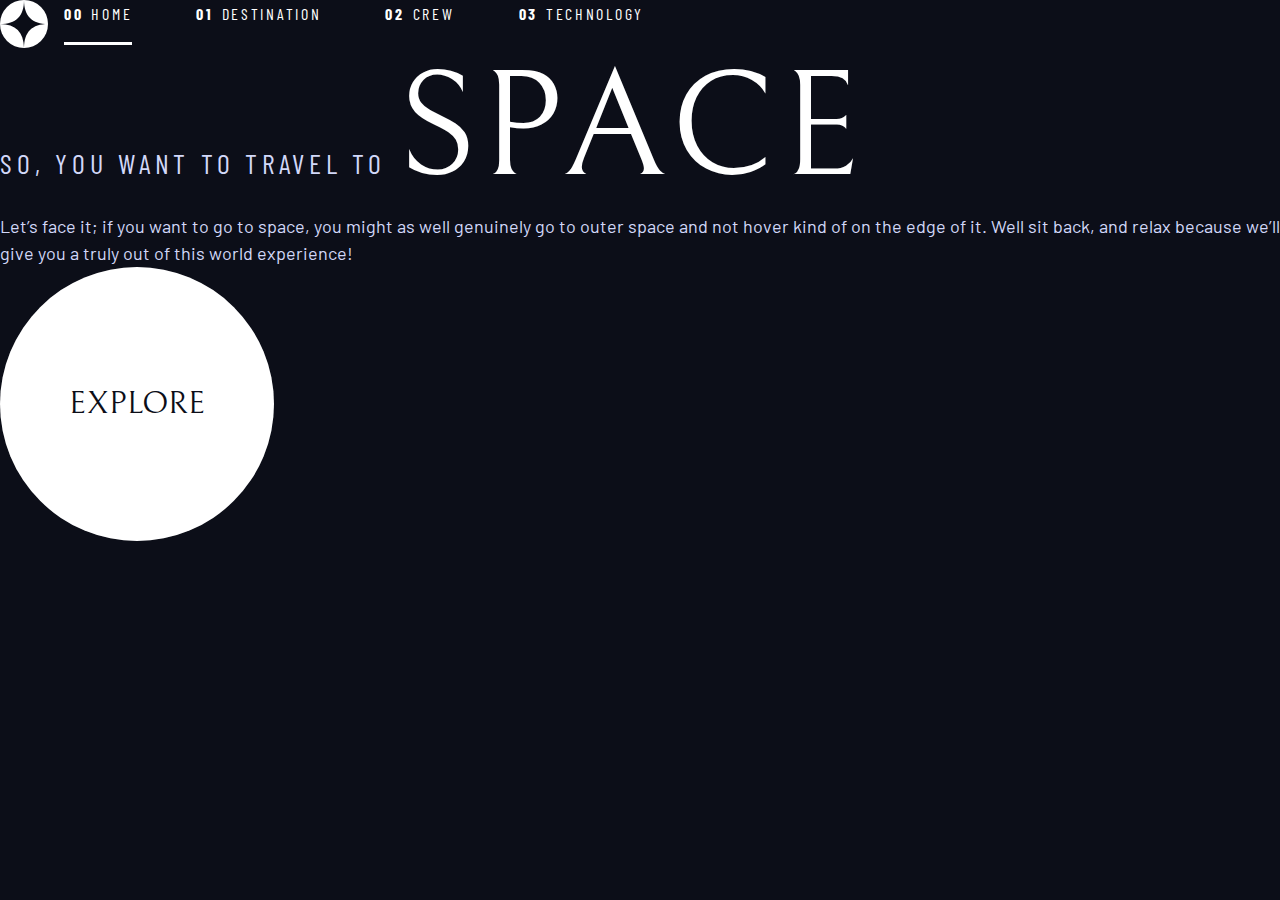
<file: starter-code/index.html>
<!DOCTYPE html>
<html lang="en">
  <head>
    <meta charset="UTF-8" />
    <meta name="viewport" content="width=device-width, initial-scale=1.0" />

    <link
      rel="icon"
      type="image/png"
      sizes="32x32"
      href="./assets/favicon-32x32.png"
    />

    <title>Frontend Mentor | Space tourism website</title>

    <link rel="stylesheet" href="style.css" />
    <!-- Google fonts -->
    <link rel="preconnect" href="https://fonts.googleapis.com" />
    <link rel="preconnect" href="https://fonts.gstatic.com" crossorigin />
    <link
      href="https://fonts.googleapis.com/css2?family=Barlow+Condensed:wght@400;700&family=Bellefair&family=Barlow:wght@400;700&display=swap"
      rel="stylesheet"
    />
  </head>
  <body class="bg-dark">
    <header class="primary-header | flex">
      <div>
        <a href="index.html">
          <img
            src="assets/shared/logo.svg"
            alt="space tourism logo"
            class="logo"
          />
        </a>
      </div>

      <nav>
        <ul
          class="primary-navigation underline-indicators flex flex__justify__center"
          style="--gap: 4rem"
        >
          <li class="active">
            <a
              class="fs-300 uppercase ff-sans-cond letter-spacing-2 text-white"
              href="index.html"
              ><span>00</span>HOME</a
            >
          </li>
          <li>
            <a
              class="fs-300 uppercase ff-sans-cond letter-spacing-2 text-white"
              href="destination-moon.html"
              ><span>01</span>DESTINATION</a
            >
          </li>
          <li>
            <a
              class="fs-300 uppercase ff-sans-cond letter-spacing-2 text-white"
              href="crew-commander.html"
              ><span>02</span>CREW</a
            >
          </li>
          <li>
            <a
              class="fs-300 uppercase ff-sans-cond letter-spacing-2 text-white"
              href="technology-vehicle.html"
              ><span>03</span>TECHNOLOGY</a
            >
          </li>
        </ul>
      </nav>
    </header>
    <h1 class="text-light fs-500 ff-sans-cond uppercase letter-spacing-1">
      SO, YOU WANT TO TRAVEL TO
      <span class="text-white fs-900 ff-serif uppercase">SPACE</span>
    </h1>
    <p class="text-light">
      Let’s face it; if you want to go to space, you might as well genuinely go
      to outer space and not hover kind of on the edge of it. Well sit back, and
      relax because we’ll give you a truly out of this world experience!
    </p>
    <a href="#" class="large-button | uppercase fs-600 ff-serif text-dark"
      >Explore</a
    >
  </body>
</html>
</file>
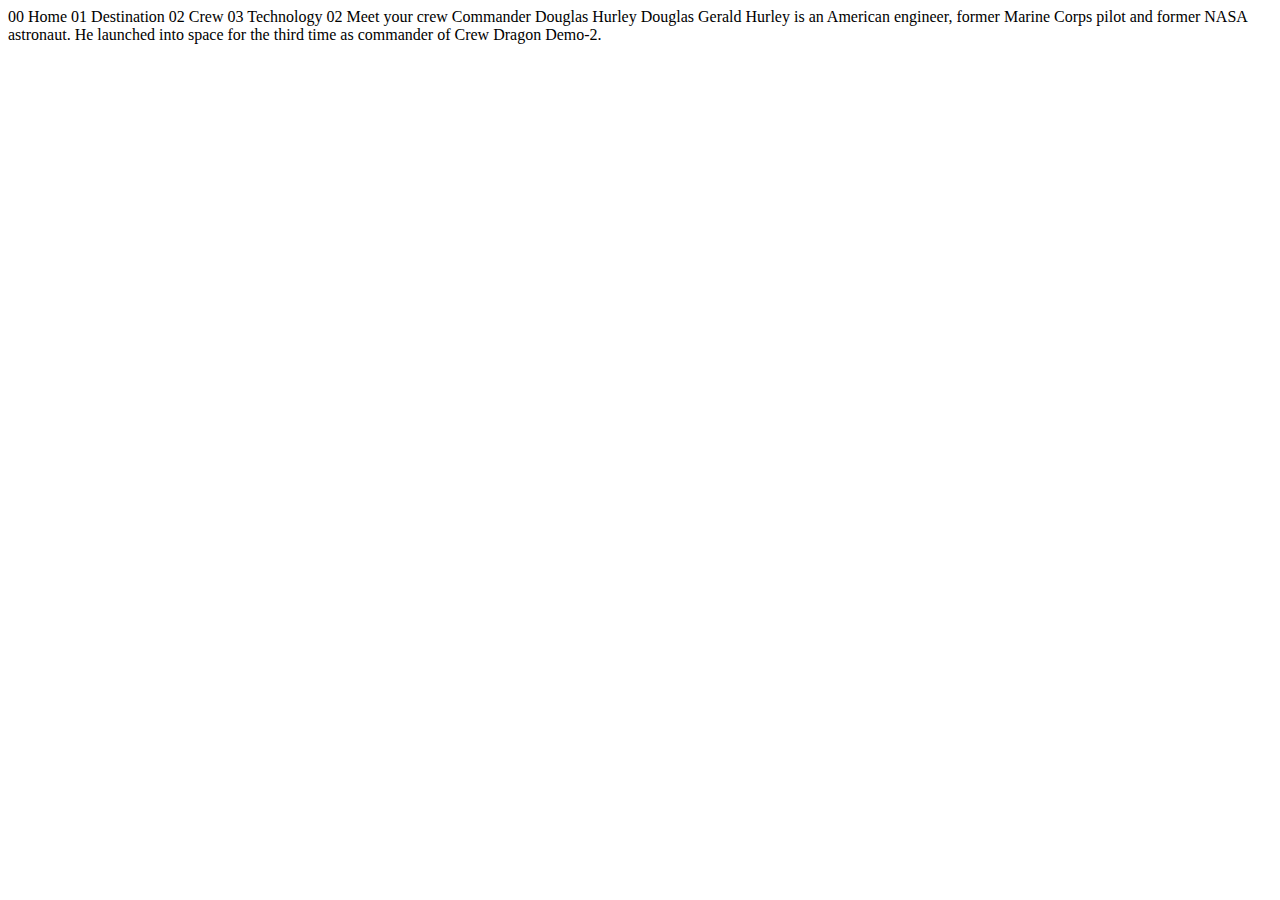
<file: starter-code/crew-commander.html>
<!DOCTYPE html>
<html lang="en">
<head>
  <meta charset="UTF-8">
  <meta name="viewport" content="width=device-width, initial-scale=1.0">

  <link rel="icon" type="image/png" sizes="32x32" href="./assets/favicon-32x32.png">
  
  <title>Frontend Mentor | Space tourism website</title>
</head>
<body>

  00 Home
  01 Destination
  02 Crew
  03 Technology

  02 Meet your crew

  Commander
  Douglas Hurley

  Douglas Gerald Hurley is an American engineer, former Marine Corps pilot 
  and former NASA astronaut. He launched into space for the third time as 
  commander of Crew Dragon Demo-2.
</body>
</html>
</file>
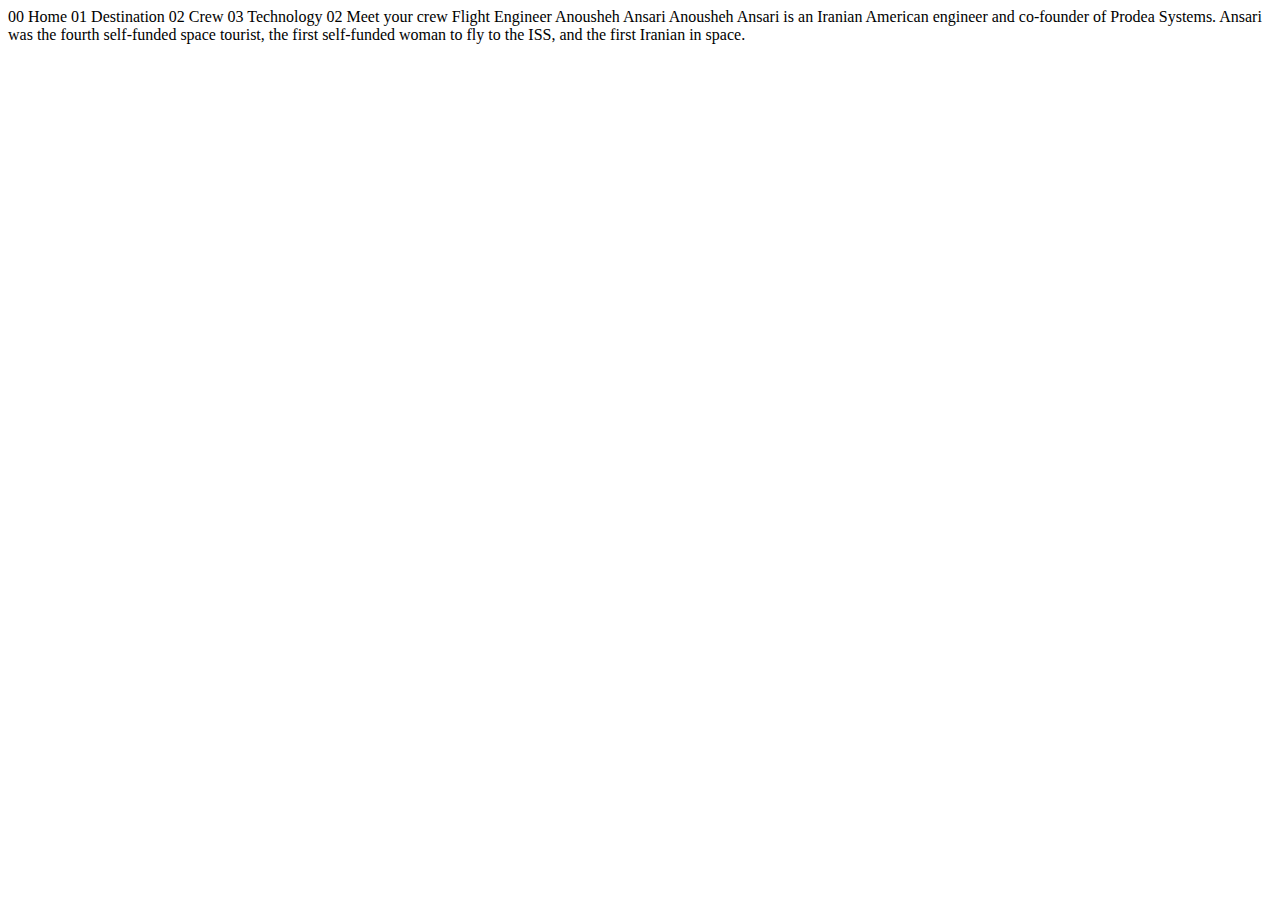
<file: starter-code/crew-engineer.html>
<!DOCTYPE html>
<html lang="en">
<head>
  <meta charset="UTF-8">
  <meta name="viewport" content="width=device-width, initial-scale=1.0">

  <link rel="icon" type="image/png" sizes="32x32" href="./assets/favicon-32x32.png">
  
  <title>Frontend Mentor | Space tourism website</title>
</head>
<body>

  00 Home
  01 Destination
  02 Crew
  03 Technology

  02 Meet your crew

  Flight Engineer
  Anousheh Ansari

  Anousheh Ansari is an Iranian American engineer and co-founder of Prodea Systems. 
  Ansari was the fourth self-funded space tourist, the first self-funded woman to 
  fly to the ISS, and the first Iranian in space. 
</body>
</html>
</file>
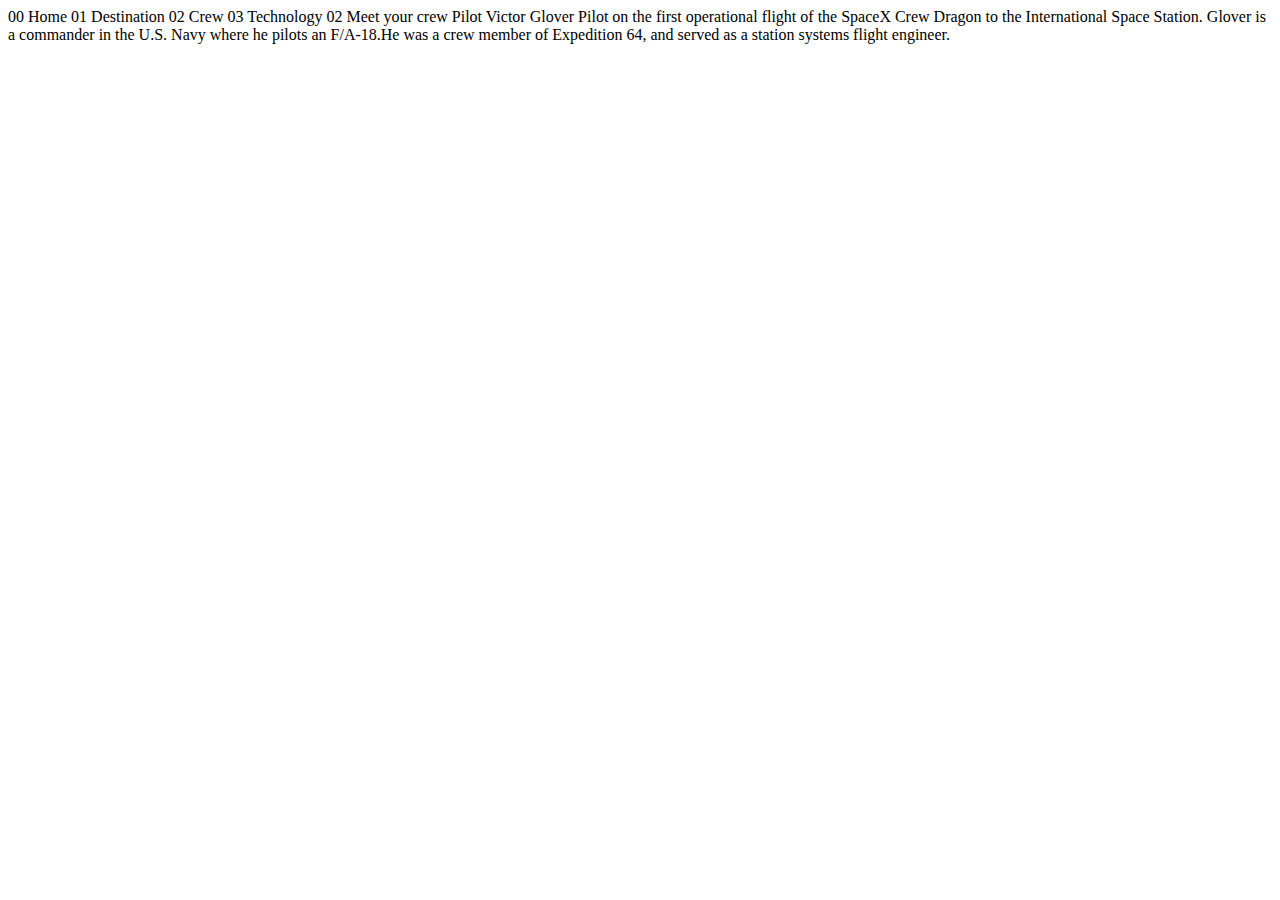
<file: starter-code/crew-pilot.html>
<!DOCTYPE html>
<html lang="en">
<head>
  <meta charset="UTF-8">
  <meta name="viewport" content="width=device-width, initial-scale=1.0">

  <link rel="icon" type="image/png" sizes="32x32" href="./assets/favicon-32x32.png">
  
  <title>Frontend Mentor | Space tourism website</title>
</head>
<body>

  00 Home
  01 Destination
  02 Crew
  03 Technology

  02 Meet your crew

  Pilot
  Victor Glover

  Pilot on the first operational flight of the SpaceX Crew Dragon to the 
  International Space Station. Glover is a commander in the U.S. Navy where 
  he pilots an F/A-18.He was a crew member of Expedition 64, and served as a 
  station systems flight engineer. 
</body>
</html>
</file>
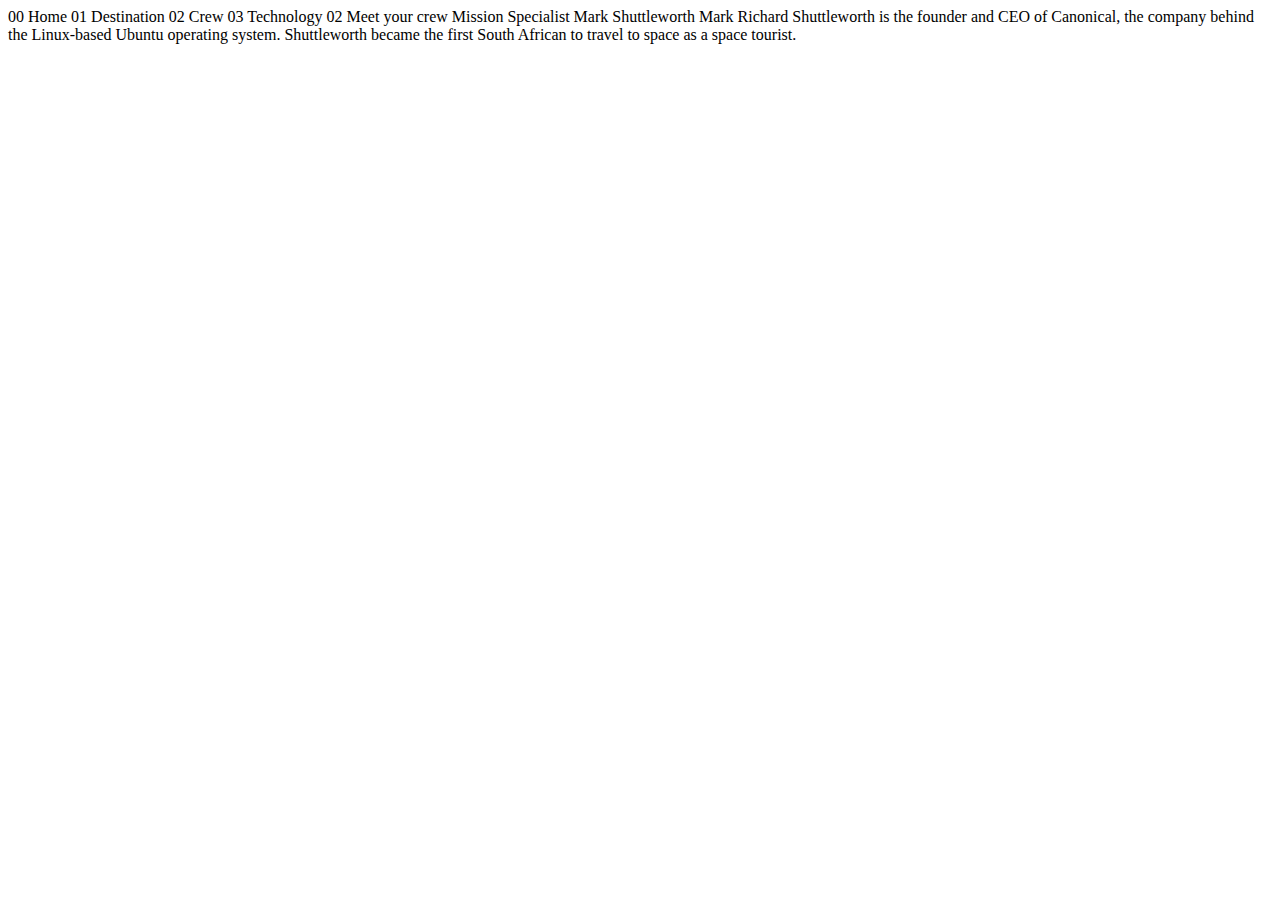
<file: starter-code/crew-specialist.html>
<!DOCTYPE html>
<html lang="en">
<head>
  <meta charset="UTF-8">
  <meta name="viewport" content="width=device-width, initial-scale=1.0">

  <link rel="icon" type="image/png" sizes="32x32" href="./assets/favicon-32x32.png">
  
  <title>Frontend Mentor | Space tourism website</title>
</head>
<body>

  00 Home
  01 Destination
  02 Crew
  03 Technology

  02 Meet your crew

  Mission Specialist
  Mark Shuttleworth

  Mark Richard Shuttleworth is the founder and CEO of Canonical, the company behind 
  the Linux-based Ubuntu operating system. Shuttleworth became the first South 
  African to travel to space as a space tourist.
</body>
</html>
</file>
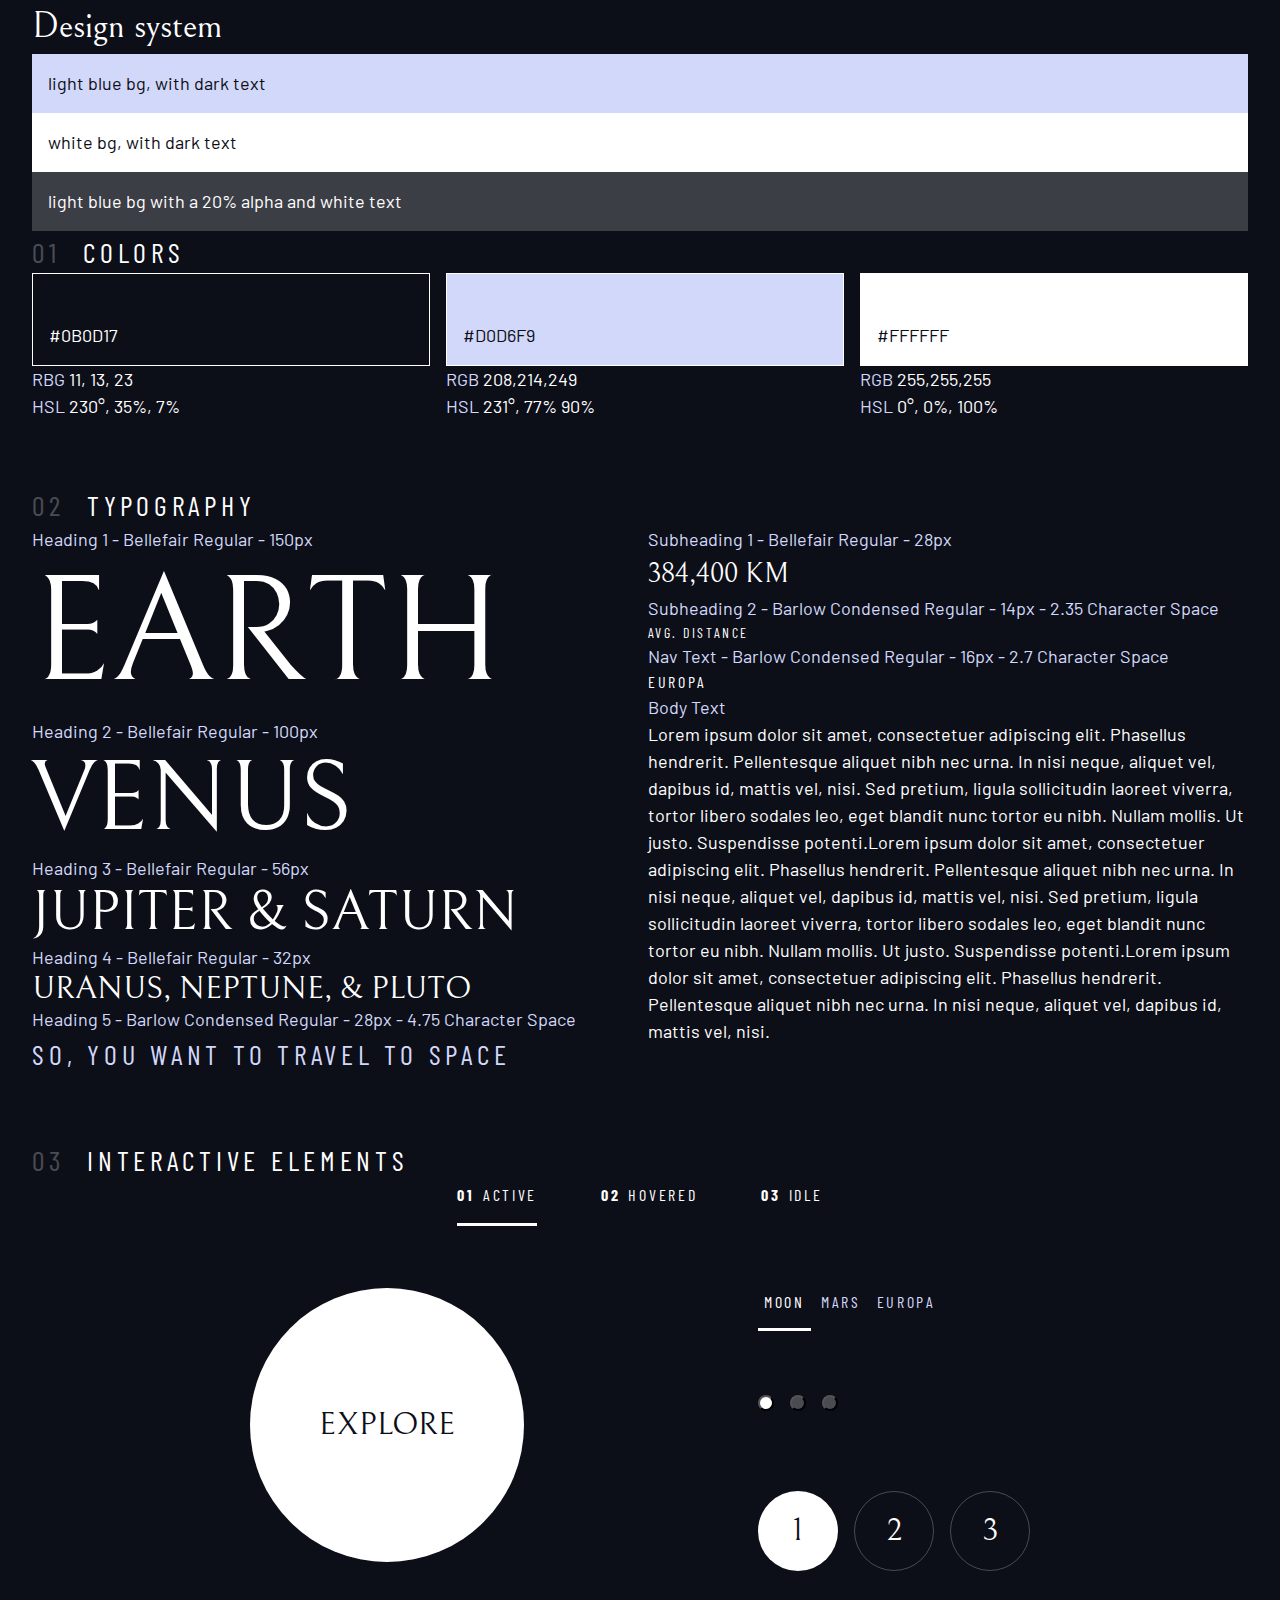
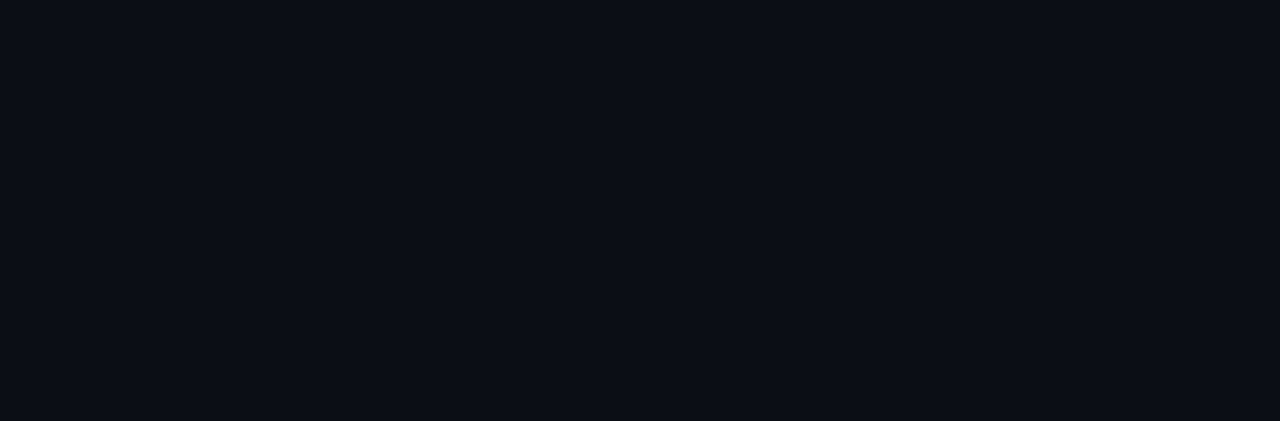
<file: starter-code/design-system.html>
<!DOCTYPE html>
<html lang="en">
  <head>
    <meta charset="UTF-8" />
    <meta http-equiv="X-UA-Compatible" content="IE=edge" />
    <meta name="viewport" content="width=device-width, initial-scale=1.0" />
    <title>Document</title>
    <link rel="stylesheet" href="style.css" />
    <!-- Google fonts -->
    <link rel="preconnect" href="https://fonts.googleapis.com" />
    <link rel="preconnect" href="https://fonts.gstatic.com" crossorigin />
    <link
      href="https://fonts.googleapis.com/css2?family=Barlow+Condensed:wght@400;700&family=Bellefair&family=Barlow:wght@400;700&display=swap"
      rel="stylesheet"
    />
  </head>
  <body>
    <div class="container">
      <h1 class="ff-serif">Design system</h1>

      <div class="bg-light text-dark" style="padding: 1rem">
        light blue bg, with dark text
      </div>

      <div class="bg-white text-dark" style="padding: 1rem">
        white bg, with dark text
      </div>

      <div class="bg-white__lighter text-white" style="padding: 1rem">
        light blue bg with a 20% alpha and white text
      </div>

      <section id="colors">
        <h2 class="numbered-list"><span>01</span> colors</h2>

        <div class="flex">
          <div class="flex-grow__1">
            <div
              class="text-white"
              style="padding: 3rem 1rem 1rem; border: 1px solid white"
            >
              #0B0D17
            </div>
            <p><span class="text-light">RBG</span> 11, 13, 23</p>
            <p><span class="text-light">HSL</span> 230°, 35%, 7%</p>
          </div>

          <div class="flex-grow__1">
            <div
              class="bg-light text-dark"
              style="padding: 3rem 1rem 1rem; border: 1px solid white"
            >
              #D0D6F9
            </div>
            <p><span class="text-light">RGB</span> 208,214,249</p>
            <p><span class="text-light">HSL</span> 231°, 77% 90%</p>
          </div>

          <div class="flex-grow__1">
            <div
              class="bg-white text-dark"
              style="padding: 3rem 1rem 1rem; border: 1px solid white"
            >
              #FFFFFF
            </div>
            <p><span class="text-light">RGB</span> 255,255,255</p>
            <p><span class="text-light">HSL</span> 0°, 0%, 100%</p>
          </div>
        </div>
      </section>

      <section id="typography" style="margin: 4rem 0">
        <h2 class="numbered-list"><span>02 </span>Typography</h2>
        <div class="flex">
          <div style="flex-basis: 100%">
            <div>
              <p class="text-light">Heading 1 - Bellefair Regular - 150px</p>
              <p class="fs-900 ff-serif uppercase">Earth</p>
            </div>
            <div>
              <p class="text-light">Heading 2 - Bellefair Regular - 100px</p>
              <p class="fs-800 ff-serif uppercase">Venus</p>
            </div>
            <div>
              <p class="text-light">Heading 3 - Bellefair Regular - 56px</p>
              <p class="fs-700 ff-serif uppercase">Jupiter & Saturn</p>
            </div>
            <div>
              <p class="text-light">Heading 4 - Bellefair Regular - 32px</p>
              <p class="fs-600 ff-serif uppercase">Uranus, Neptune, & Pluto</p>
            </div>
            <div>
              <p class="text-light">
                Heading 5 - Barlow Condensed Regular - 28px - 4.75 Character
                Space
              </p>
              <p
                class="text-light fs-500 ff-sans-cond uppercase letter-spacing-1"
              >
                So, you want to travel to space
              </p>
            </div>
          </div>

          <div style="flex-basis: 100%">
            <div>
              <p class="text-light">Subheading 1 - Bellefair Regular - 28px</p>
              <p class="fs-500 ff-serif uppercase">384,400 km</p>
            </div>
            <div>
              <p class="text-light">
                Subheading 2 - Barlow Condensed Regular - 14px - 2.35 Character
                Space
              </p>
              <p class="fs-200 uppercase ff-sans-cond letter-spacing-3">
                Avg. Distance
              </p>
            </div>
            <div>
              <p class="text-light">
                Nav Text - Barlow Condensed Regular - 16px - 2.7 Character Space
              </p>
              <p class="fs-300 uppercase ff-sans-cond letter-spacing-2">
                Europa
              </p>
            </div>
            <div>
              <p class="text-light">Body Text</p>
              <p>
                Lorem ipsum dolor sit amet, consectetuer adipiscing elit.
                Phasellus hendrerit. Pellentesque aliquet nibh nec urna. In nisi
                neque, aliquet vel, dapibus id, mattis vel, nisi. Sed pretium,
                ligula sollicitudin laoreet viverra, tortor libero sodales leo,
                eget blandit nunc tortor eu nibh. Nullam mollis. Ut justo.
                Suspendisse potenti.Lorem ipsum dolor sit amet, consectetuer
                adipiscing elit. Phasellus hendrerit. Pellentesque aliquet nibh
                nec urna. In nisi neque, aliquet vel, dapibus id, mattis vel,
                nisi. Sed pretium, ligula sollicitudin laoreet viverra, tortor
                libero sodales leo, eget blandit nunc tortor eu nibh. Nullam
                mollis. Ut justo. Suspendisse potenti.Lorem ipsum dolor sit
                amet, consectetuer adipiscing elit. Phasellus hendrerit.
                Pellentesque aliquet nibh nec urna. In nisi neque, aliquet vel,
                dapibus id, mattis vel, nisi.
              </p>
            </div>
          </div>
        </div>
      </section>

      <section class="flow" id="interactive-elements">
        <h2 class="numbered-list"><span>03</span> Interactive elements</h2>

        <!-- navigation -->
        <div>
          <nav>
            <ul
              class="primary-navigation underline-indicators flex flex__justify__center"
              style="--gap: 4rem"
            >
              <li class="active">
                <a
                  class="fs-300 uppercase ff-sans-cond letter-spacing-2 text-white"
                  href="#"
                  ><span>01</span>Active</a
                >
              </li>
              <li>
                <a
                  class="fs-300 uppercase ff-sans-cond letter-spacing-2 text-white"
                  href="#"
                  ><span>02</span>Hovered</a
                >
              </li>
              <li>
                <a
                  class="fs-300 uppercase ff-sans-cond letter-spacing-2 text-white"
                  href="#"
                  ><span>03</span>Idle</a
                >
              </li>
            </ul>
          </nav>
        </div>

        <div class="flex flex__justify__evenly" style="margin-top: 5rem">
          <div>
            <!-- explore button -->
            <a
              href="#"
              class="large-button | uppercase fs-600 ff-serif text-dark"
              >Explore</a
            >
          </div>

          <div style="margin-bottom: 50vh">
            <!-- Tabs -->

            <div class="underline-indicators | tab">
              <button
                aria-selected="true"
                class="active | fs-300 uppercase ff-sans-cond letter-spacing-2 text-light"
              >
                Moon
              </button>
              <button
                aria-selected="false"
                class="fs-300 uppercase ff-sans-cond letter-spacing-2 text-light"
              >
                Mars
              </button>
              <button
                aria-selected="false"
                class="fs-300 uppercase ff-sans-cond letter-spacing-2 text-light"
              >
                Europa
              </button>
            </div>

            <!-- Dots -->
            <div class="dot-indicators flex" style="margin-top: 5rem">
              <button aria-selected="true">
                <span class="sr-only">Slide title</span>
              </button>
              <button aria-selected="false">
                <span class="sr-only">Slide title</span>
              </button>
              <button aria-selected="false">
                <span class="sr-only">Slide title</span>
              </button>
            </div>

            <!-- Numbers -->
            <div class="number-indicators flex" style="margin-top: 5rem">
              <button aria-selected="true">
                <span class="fs-600 ff-serif">1</span>
              </button>
              <button aria-selected="false">
                <span class="fs-600 ff-serif">2</span>
              </button>
              <button aria-selected="false">
                <span class="fs-600 ff-serif">3</span>
              </button>
            </div>
          </div>
        </div>
      </section>
    </div>
  </body>
</html>
</file>
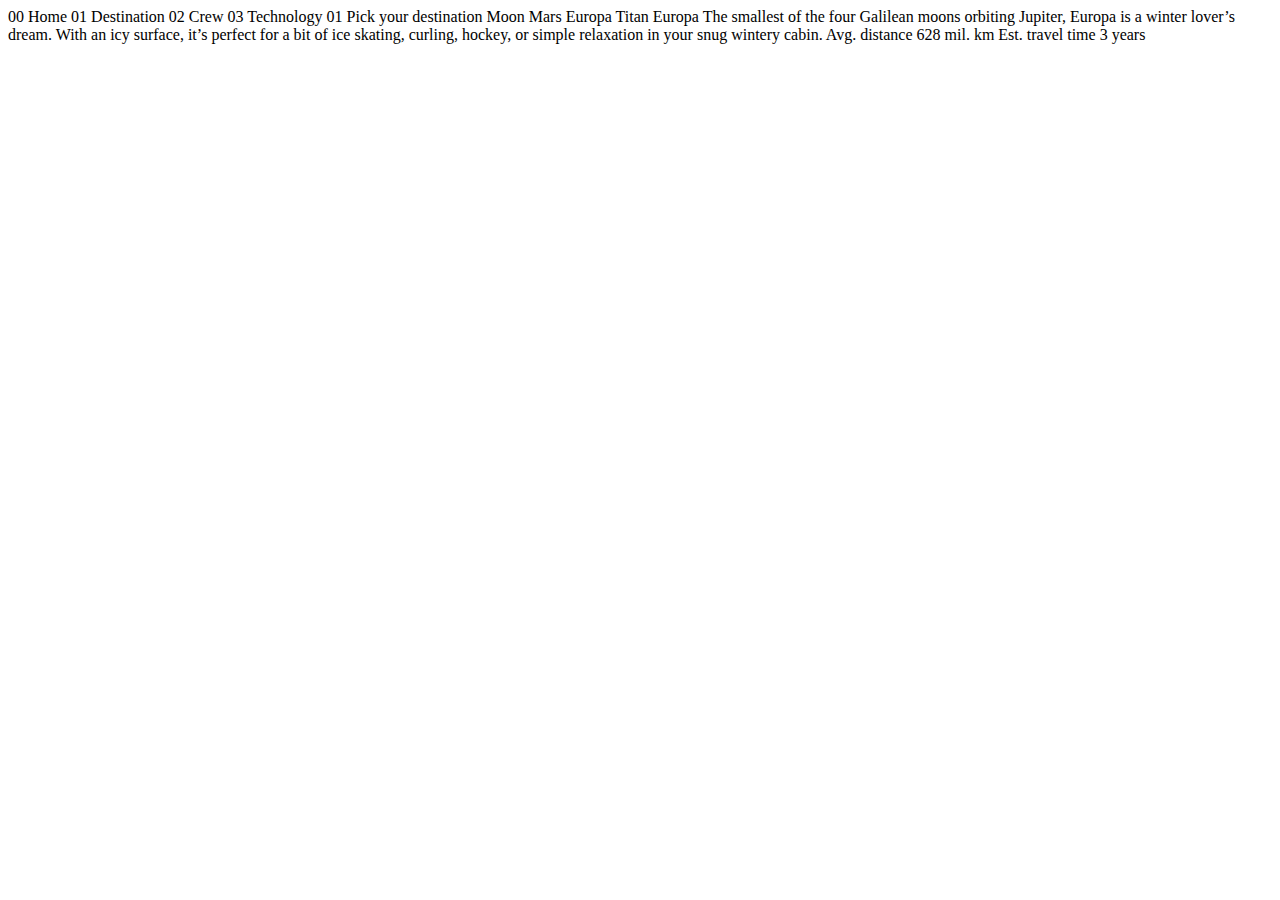
<file: starter-code/destination-europa.html>
<!DOCTYPE html>
<html lang="en">
<head>
  <meta charset="UTF-8">
  <meta name="viewport" content="width=device-width, initial-scale=1.0">

  <link rel="icon" type="image/png" sizes="32x32" href="./assets/favicon-32x32.png">
  
  <title>Frontend Mentor | Space tourism website</title>
</head>
<body>

  00 Home
  01 Destination
  02 Crew
  03 Technology

  01 Pick your destination

  Moon
  Mars
  Europa
  Titan

  Europa

  The smallest of the four Galilean moons orbiting Jupiter, Europa is a 
  winter lover’s dream. With an icy surface, it’s perfect for a bit of 
  ice skating, curling, hockey, or simple relaxation in your snug 
  wintery cabin.

  Avg. distance
  628 mil. km

  Est. travel time
  3 years
</body>
</html>
</file>
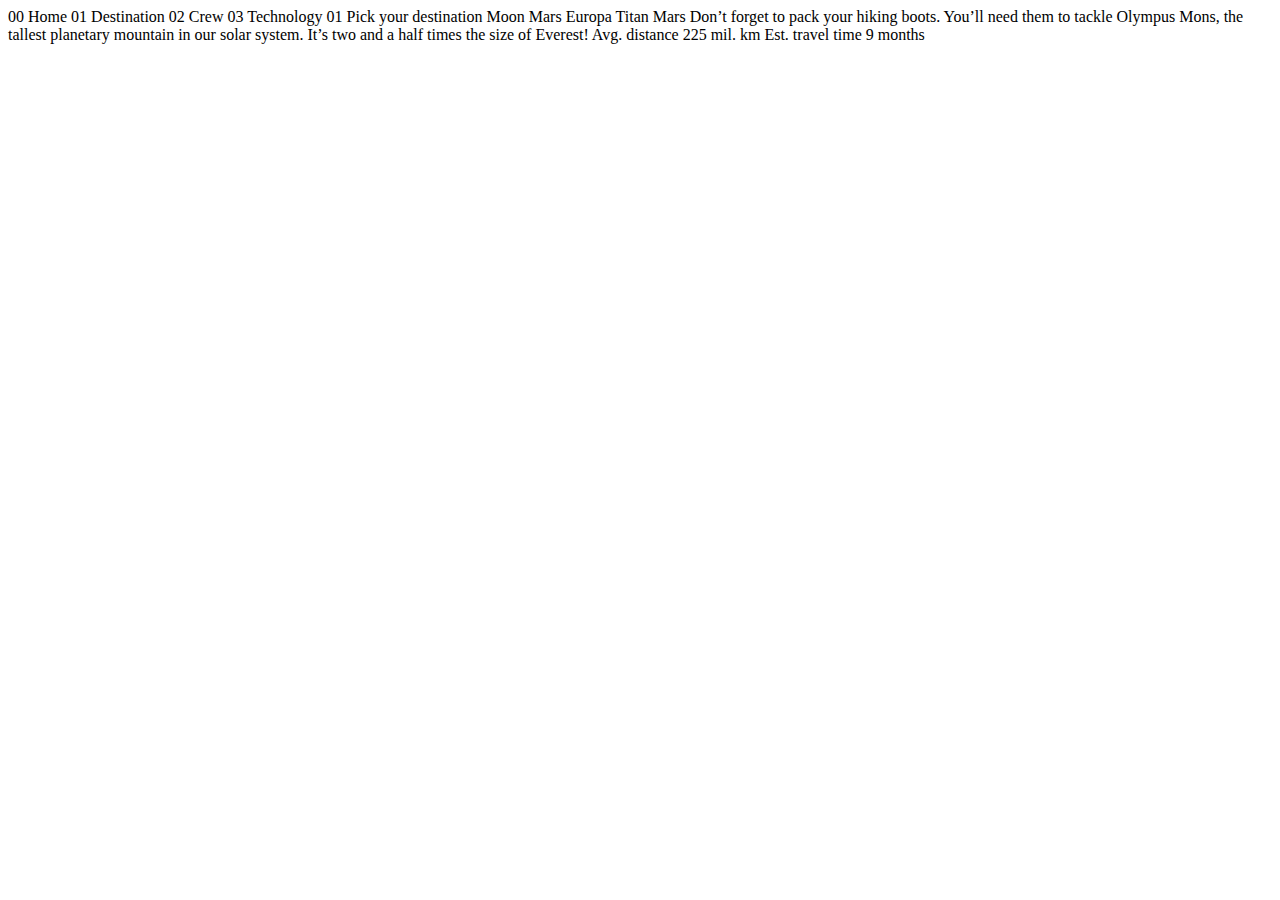
<file: starter-code/destination-mars.html>
<!DOCTYPE html>
<html lang="en">
<head>
  <meta charset="UTF-8">
  <meta name="viewport" content="width=device-width, initial-scale=1.0">

  <link rel="icon" type="image/png" sizes="32x32" href="./assets/favicon-32x32.png">
  
  <title>Frontend Mentor | Space tourism website</title>
</head>
<body>

  00 Home
  01 Destination
  02 Crew
  03 Technology

  01 Pick your destination

  Moon
  Mars
  Europa
  Titan

  Mars

  Don’t forget to pack your hiking boots. You’ll need them to tackle Olympus Mons, 
  the tallest planetary mountain in our solar system. It’s two and a half times 
  the size of Everest!

  Avg. distance
  225 mil. km

  Est. travel time
  9 months
</body>
</html>
</file>
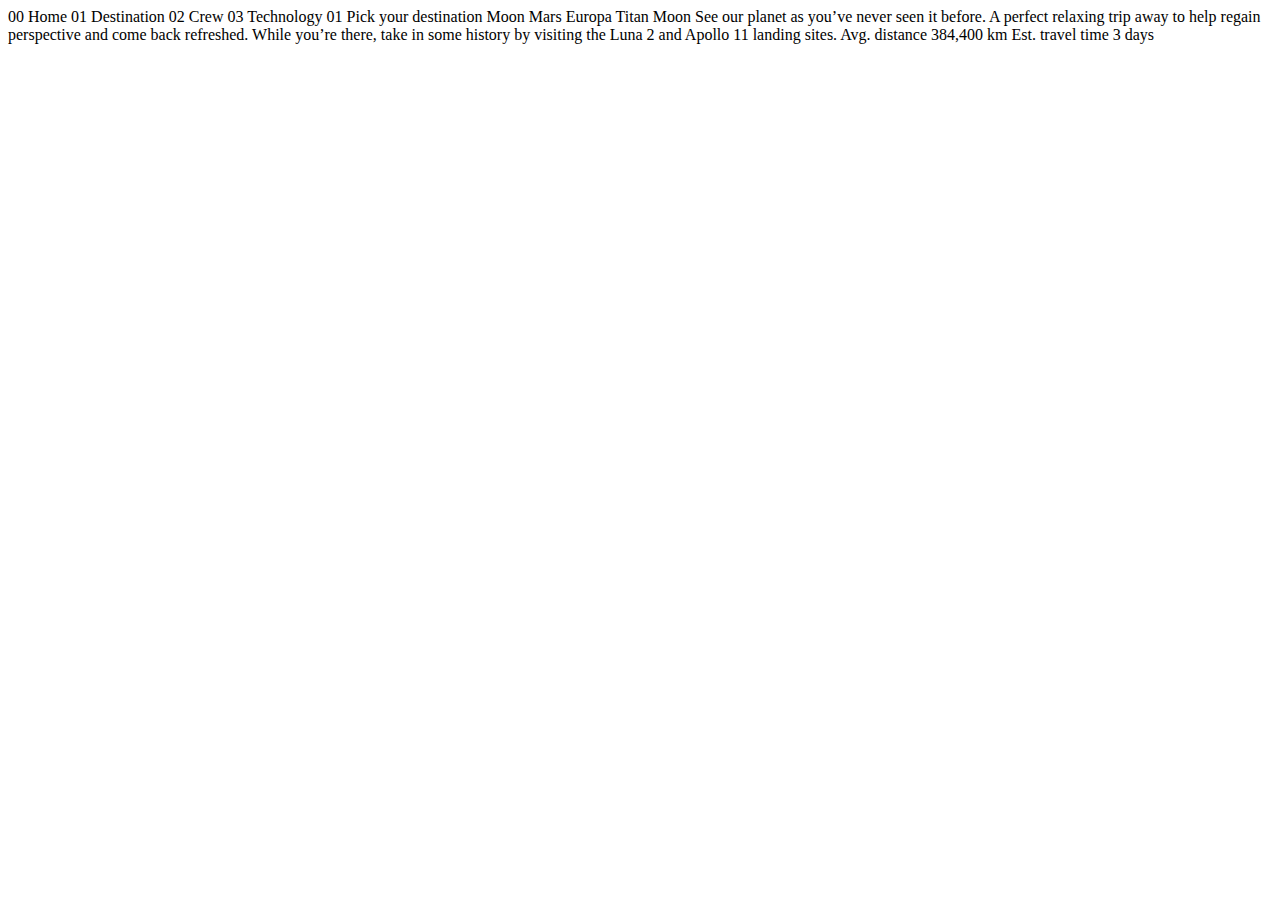
<file: starter-code/destination-moon.html>
<!DOCTYPE html>
<html lang="en">
<head>
  <meta charset="UTF-8">
  <meta name="viewport" content="width=device-width, initial-scale=1.0">

  <link rel="icon" type="image/png" sizes="32x32" href="./assets/favicon-32x32.png">
  
  <title>Frontend Mentor | Space tourism website</title>
</head>
<body>

  00 Home
  01 Destination
  02 Crew
  03 Technology

  01 Pick your destination

  Moon
  Mars
  Europa
  Titan

  Moon

  See our planet as you’ve never seen it before. A perfect relaxing trip away to help 
  regain perspective and come back refreshed. While you’re there, take in some history 
  by visiting the Luna 2 and Apollo 11 landing sites.

  Avg. distance
  384,400 km

  Est. travel time
  3 days
</body>
</html>
</file>
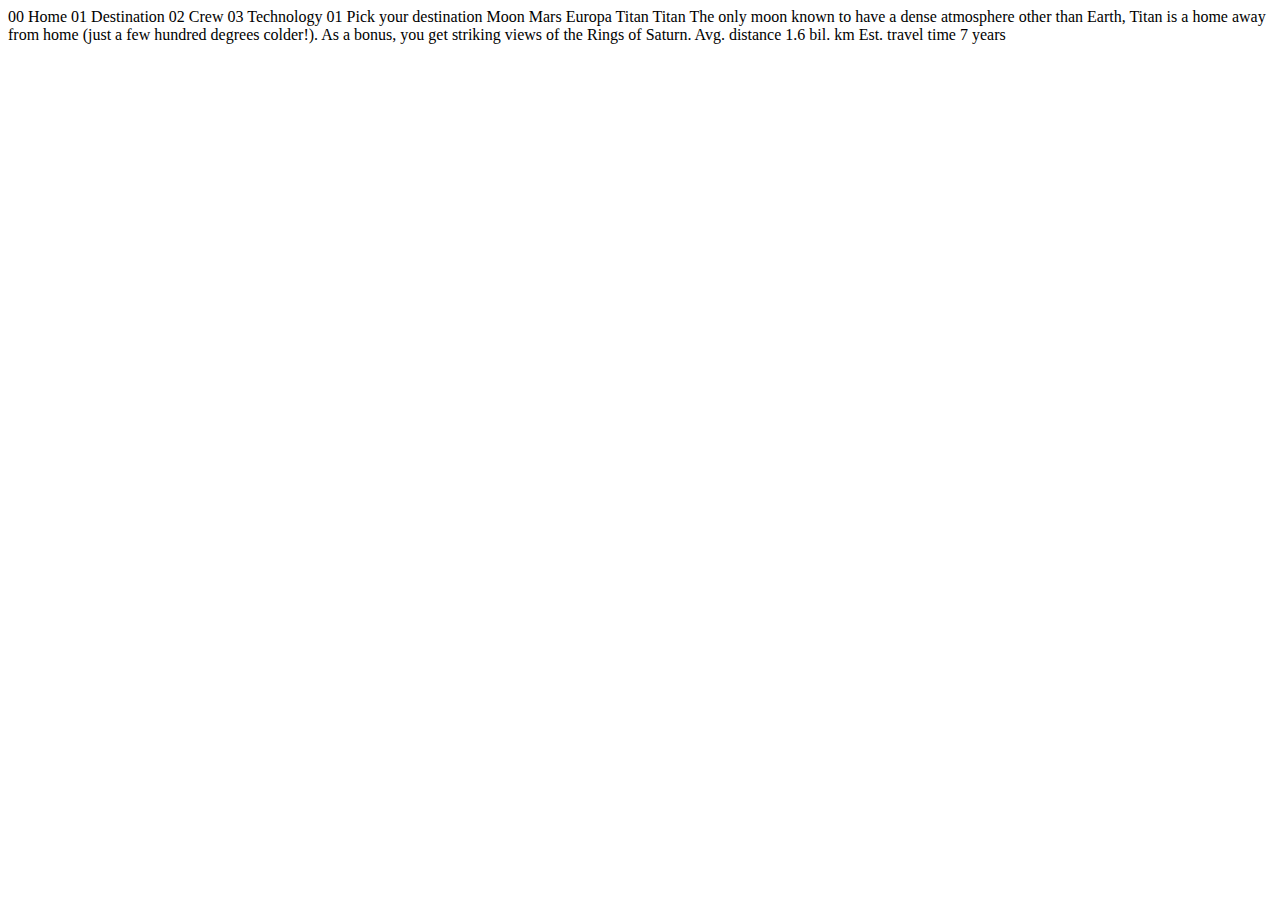
<file: starter-code/destination-titan.html>
<!DOCTYPE html>
<html lang="en">
<head>
  <meta charset="UTF-8">
  <meta name="viewport" content="width=device-width, initial-scale=1.0">

  <link rel="icon" type="image/png" sizes="32x32" href="./assets/favicon-32x32.png">
  
  <title>Frontend Mentor | Space tourism website</title>
</head>
<body>

  00 Home
  01 Destination
  02 Crew
  03 Technology

  01 Pick your destination

  Moon
  Mars
  Europa
  Titan

  Titan

  The only moon known to have a dense atmosphere other than Earth, Titan 
  is a home away from home (just a few hundred degrees colder!). As a 
  bonus, you get striking views of the Rings of Saturn.

  Avg. distance
  1.6 bil. km

  Est. travel time
  7 years
</body>
</html>
</file>
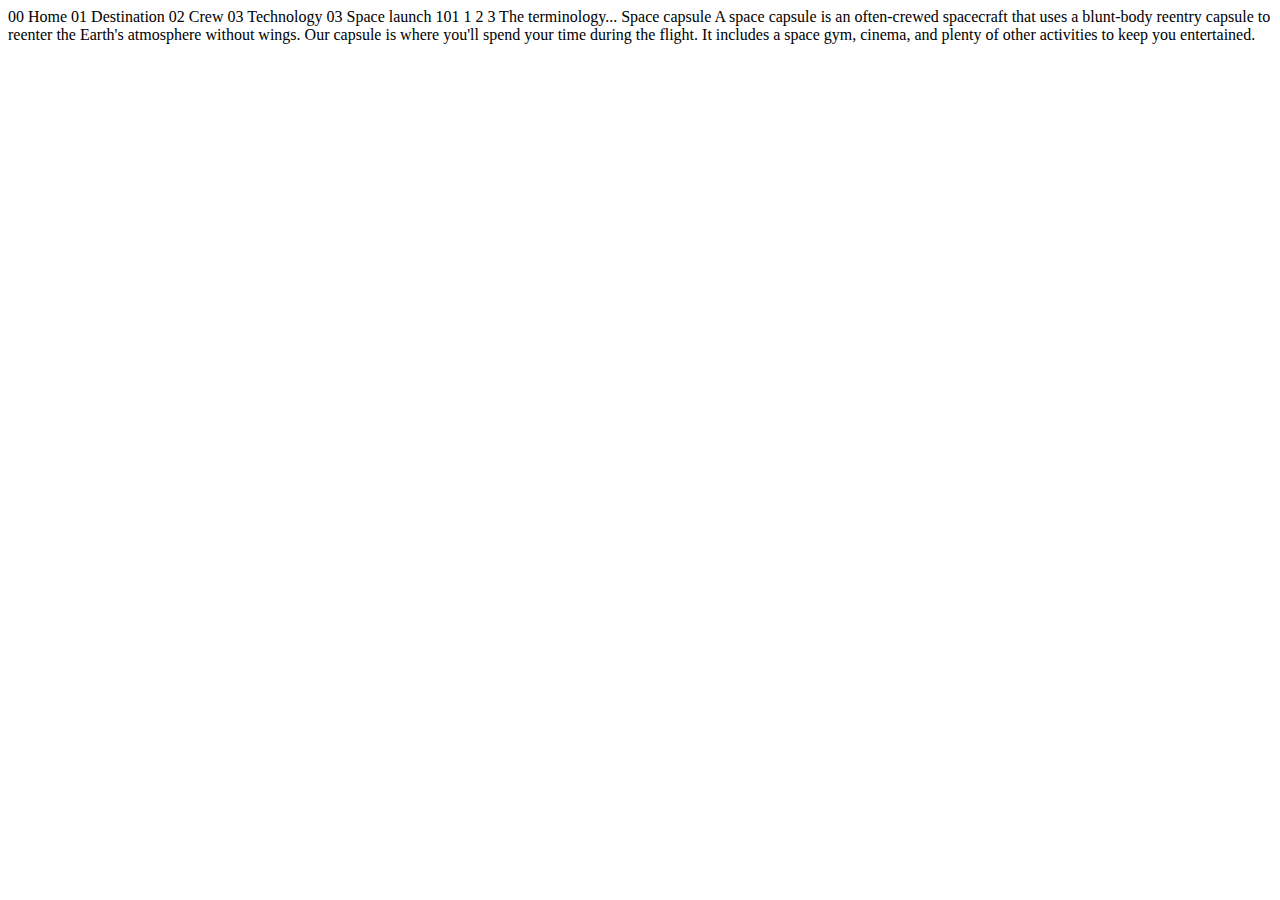
<file: starter-code/technology-capsule.html>
<!DOCTYPE html>
<html lang="en">
<head>
  <meta charset="UTF-8">
  <meta name="viewport" content="width=device-width, initial-scale=1.0">

  <link rel="icon" type="image/png" sizes="32x32" href="./assets/favicon-32x32.png">
  
  <title>Frontend Mentor | Space tourism website</title>
</head>
<body>

  00 Home
  01 Destination
  02 Crew
  03 Technology

  03 Space launch 101

  1
  2
  3

  The terminology...
  Space capsule

  A space capsule is an often-crewed spacecraft that uses a blunt-body reentry 
  capsule to reenter the Earth's atmosphere without wings. Our capsule is where 
  you'll spend your time during the flight. It includes a space gym, cinema, 
  and plenty of other activities to keep you entertained.
</body>
</html>
</file>
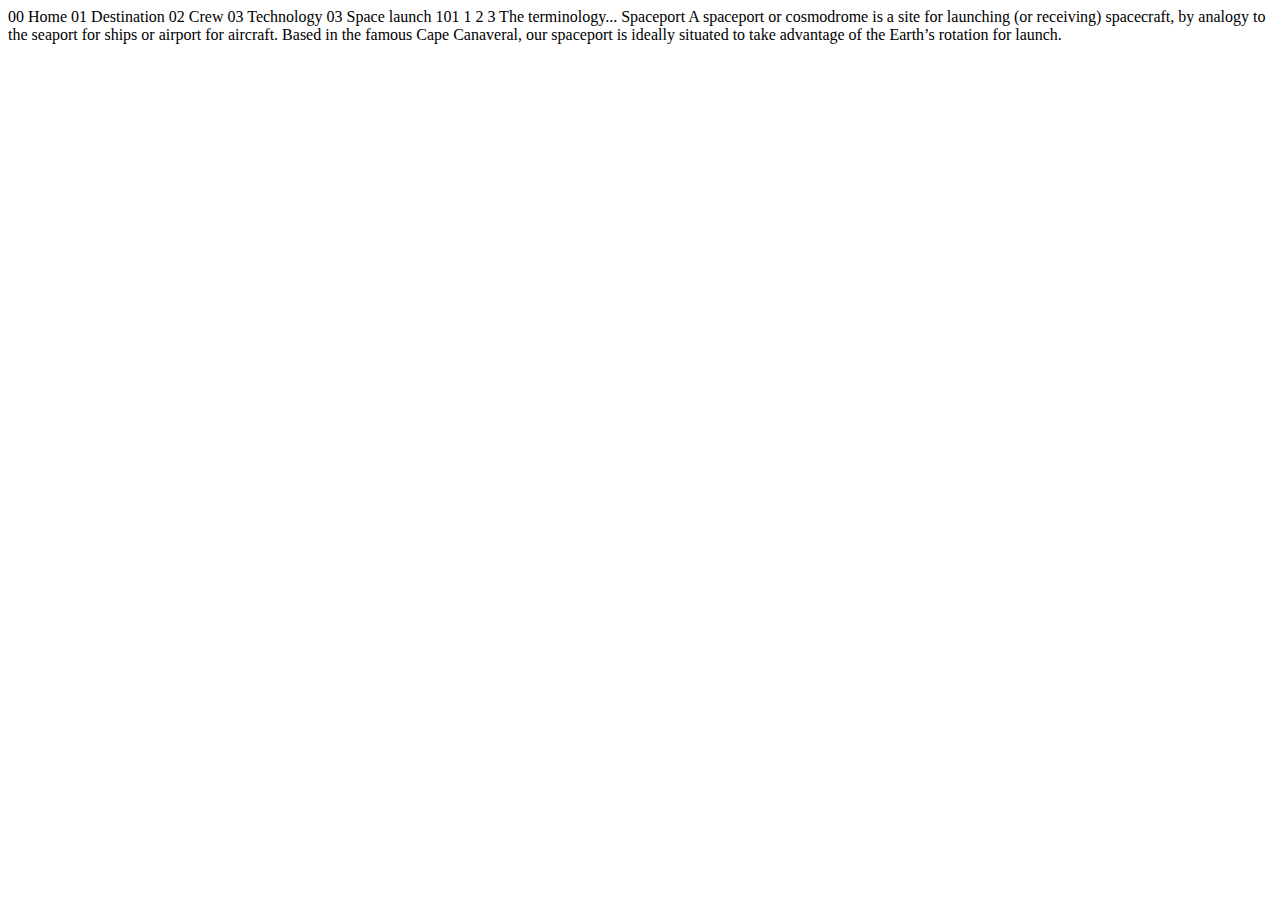
<file: starter-code/technology-spaceport.html>
<!DOCTYPE html>
<html lang="en">
<head>
  <meta charset="UTF-8">
  <meta name="viewport" content="width=device-width, initial-scale=1.0">

  <link rel="icon" type="image/png" sizes="32x32" href="./assets/favicon-32x32.png">
  
  <title>Frontend Mentor | Space tourism website</title>
</head>
<body>

  00 Home
  01 Destination
  02 Crew
  03 Technology

  03 Space launch 101

  1
  2
  3

  The terminology...
  Spaceport

  A spaceport or cosmodrome is a site for launching (or receiving) spacecraft, 
  by analogy to the seaport for ships or airport for aircraft. Based in the 
  famous Cape Canaveral, our spaceport is ideally situated to take advantage 
  of the Earth’s rotation for launch.
</body>
</html>
</file>
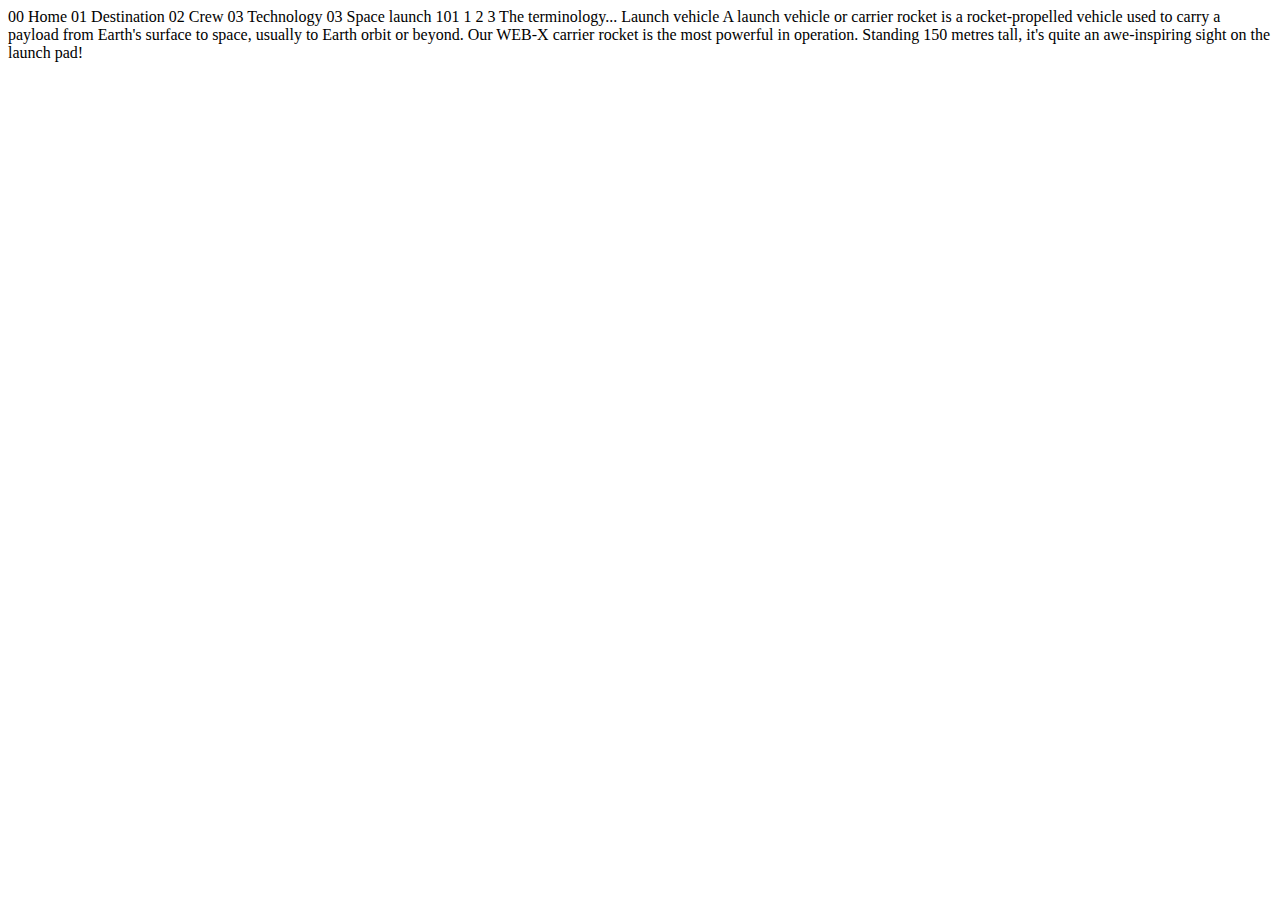
<file: starter-code/technology-vehicle.html>
<!DOCTYPE html>
<html lang="en">
<head>
  <meta charset="UTF-8">
  <meta name="viewport" content="width=device-width, initial-scale=1.0">

  <link rel="icon" type="image/png" sizes="32x32" href="./assets/favicon-32x32.png">
  
  <title>Frontend Mentor | Space tourism website</title>
</head>
<body>

  00 Home
  01 Destination
  02 Crew
  03 Technology

  03 Space launch 101

  1
  2
  3

  The terminology...
  Launch vehicle

  A launch vehicle or carrier rocket is a rocket-propelled vehicle used to carry a 
  payload from Earth's surface to space, usually to Earth orbit or beyond. Our 
  WEB-X carrier rocket is the most powerful in operation. Standing 150 metres tall, 
  it's quite an awe-inspiring sight on the launch pad!
</body>
</html>
</file>
<file: starter-code/style.css>
/* https://piccalil.li/blog/a-modern-css-reset/ */
*,
*::before,
*::after {
  box-sizing: border-box;
}

body,
h1,
h2,
h3,
h4,
h5,
h6,
p,
figure,
picture {
  margin: 0;
}

h1,
h2,
h3,
h4,
h5,
h6,
p {
  font-weight: 400;
}

body {
  font-family: var(--ff-sans-normal);
  font-size: var(--fs-400);
  color: hsl(var(--clr-white));
  background-color: hsl(var(--clr-dark));
  line-height: 1.5;
  min-height: 100vh;
}

img,
picture {
  max-width: 100%;
  display: block;
}

input,
button,
textarea,
select {
  font: inherit;
}

/* remove animations for people who've turned them off */
@media (prefers-reduced-motion: reduce) {
  *,
*::before,
*::after {
    animation-duration: 0.01ms !important;
    animation-iteration-count: 1 !important;
    transition-duration: 0.01ms !important;
    scroll-behavior: auto !important;
  }
}
:root {
  --clr-dark: 230 35% 7%;
  --clr-light: 231 77% 90%;
  --clr-white: 0 0% 100%;
  /* font-sizes */
  --fs-900: 9.375rem;
  --fs-800: 6.25rem;
  --fs-700: 3.5rem;
  --fs-600: 2rem;
  --fs-500: 1.75rem;
  --fs-400: 1.125rem;
  --fs-300: 1rem;
  --fs-200: 0.875rem;
  /* font-families */
  --ff-serif: "Bellefair", serif;
  --ff-sans-cond: "Barlow Condensed", sans-serif;
  --ff-sans-normal: "Barlow", sans-serif;
}

.flex {
  display: flex;
  gap: var(--gap, 1rem);
}

.flex-grow__1 {
  flex-grow: 1;
}

.flex__justify__center {
  justify-content: center;
}

.flex__justify__evenly {
  justify-content: space-evenly;
}

.grid {
  display: grid;
  gap: var(--gap, 1rem);
}

.container {
  max-width: 1920px;
  width: 95%;
  margin-inline: auto;
}

.sr-only {
  position: absolute;
  width: 1px;
  height: 1px;
  padding: 0;
  margin: -1px;
  overflow: hidden;
  clip: rect(0, 0, 0, 0);
  white-space: nowrap;
  border: 0;
}

.bg-dark {
  background-color: hsl(var(--clr-dark));
}

.bg-light {
  background-color: hsl(var(--clr-light));
}

.bg-white {
  background-color: hsl(var(--clr-white));
}

.bg-white__lighter {
  background-color: hsl(var(--clr-white)/0.2);
}

.text-dark {
  color: hsl(var(--clr-dark));
}

.text-light {
  color: hsl(var(--clr-light));
}

.text-white {
  color: hsl(var(--clr-white));
}

.text-white__lighter {
  color: hsl(var(--clr-white)/2);
}

/* typography */
.ff-serif {
  font-family: var(--ff-serif);
}

.ff-sans-cond {
  font-family: var(--ff-sans-cond);
}

.ff-sans-normal {
  font-family: var(--ff-sans-normal);
}

.letter-spacing-1 {
  letter-spacing: 4.75px;
}

.letter-spacing-2 {
  letter-spacing: 2.7px;
}

.letter-spacing-3 {
  letter-spacing: 2.35px;
}

.uppercase {
  text-transform: uppercase;
}

.fs-900 {
  font-size: var(--fs-900);
}

.fs-800 {
  font-size: var(--fs-800);
}

.fs-700 {
  font-size: var(--fs-700);
}

.fs-600 {
  font-size: var(--fs-600);
}

.fs-500 {
  font-size: var(--fs-500);
}

.fs-400 {
  font-size: var(--fs-400);
}

.fs-300 {
  font-size: var(--fs-300);
}

.fs-200 {
  font-size: var(--fs-200);
}

.fs-900,
.fs-800,
.fs-700,
.fs-600 {
  line-height: 1.1;
}

.numbered-list {
  font-family: var(--ff-sans-cond);
  font-size: var(--fs-500);
  text-transform: uppercase;
  letter-spacing: 4.72px;
}
.numbered-list span {
  opacity: 25%;
  padding-right: 0.75rem;
}

.large-button {
  position: relative;
  background-color: white;
  width: 274px;
  height: 274px;
  padding: 4rem;
  display: block;
  border-radius: 100%;
  display: flex;
  justify-content: center;
  align-items: center;
  text-decoration: none;
}
.large-button::after {
  content: "";
  background: hsl(var(--clr-white)/0.15);
  width: 274px;
  height: 274px;
  padding: 4rem;
  display: block;
  border-radius: 100%;
  display: flex;
  justify-content: center;
  align-items: center;
  text-decoration: none;
  transition: all ease 1.3s;
  position: absolute;
  z-index: -1;
}
.large-button:hover::after, .large-button:focus::after {
  transform: scale(1.5);
}

.primary-navigation {
  list-style: none;
  padding: 0;
  margin: 0;
}
.primary-navigation span {
  margin-right: 0.5em;
  font-weight: bold;
}
.primary-navigation a {
  text-decoration: none;
}

.underline-indicators > * {
  position: relative;
}

.underline-indicators > *:hover::after {
  content: "";
  position: absolute;
  height: 3px;
  bottom: -1em;
  left: 0;
  right: 0;
  background: hsl(var(--clr-white)/0.5);
}

.underline-indicators .active::after {
  content: "";
  position: absolute;
  height: 3px;
  bottom: -1em;
  left: 0;
  right: 0;
  background: hsl(var(--clr-white));
}

.tab > * {
  cursor: pointer;
  background-color: transparent;
  border: 0;
}

.tab .active {
  color: hsl(var(--clr-white));
}

.dot-indicators > * {
  border-radius: 50%;
  aspect-ratio: 1/1;
  background-color: hsl(var(--clr-white)/0.25);
  cursor: pointer;
}
.dot-indicators > *:hover, .dot-indicators > *:focus {
  background-color: hsl(var(--clr-white)/0.5);
}
.dot-indicators > *[aria-selected=true] {
  background-color: hsl(var(--clr-white)/1);
}

.number-indicators > * {
  cursor: pointer;
  background: transparent;
  color: hsl(var(--clr-white));
  border: 1px solid hsl(var(--clr-white)/0.25);
  aspect-ratio: 1/1;
  border-radius: 50%;
  width: 80px;
}
.number-indicators > *:hover, .number-indicators > *:focus {
  border: 1.5px solid hsl(var(--clr-white));
}
.number-indicators > *[aria-selected=true] {
  background: hsl(var(--clr-white)/1);
  color: hsl(var(--clr-dark));
}

/*# sourceMappingURL=style.css.map */
</file>
